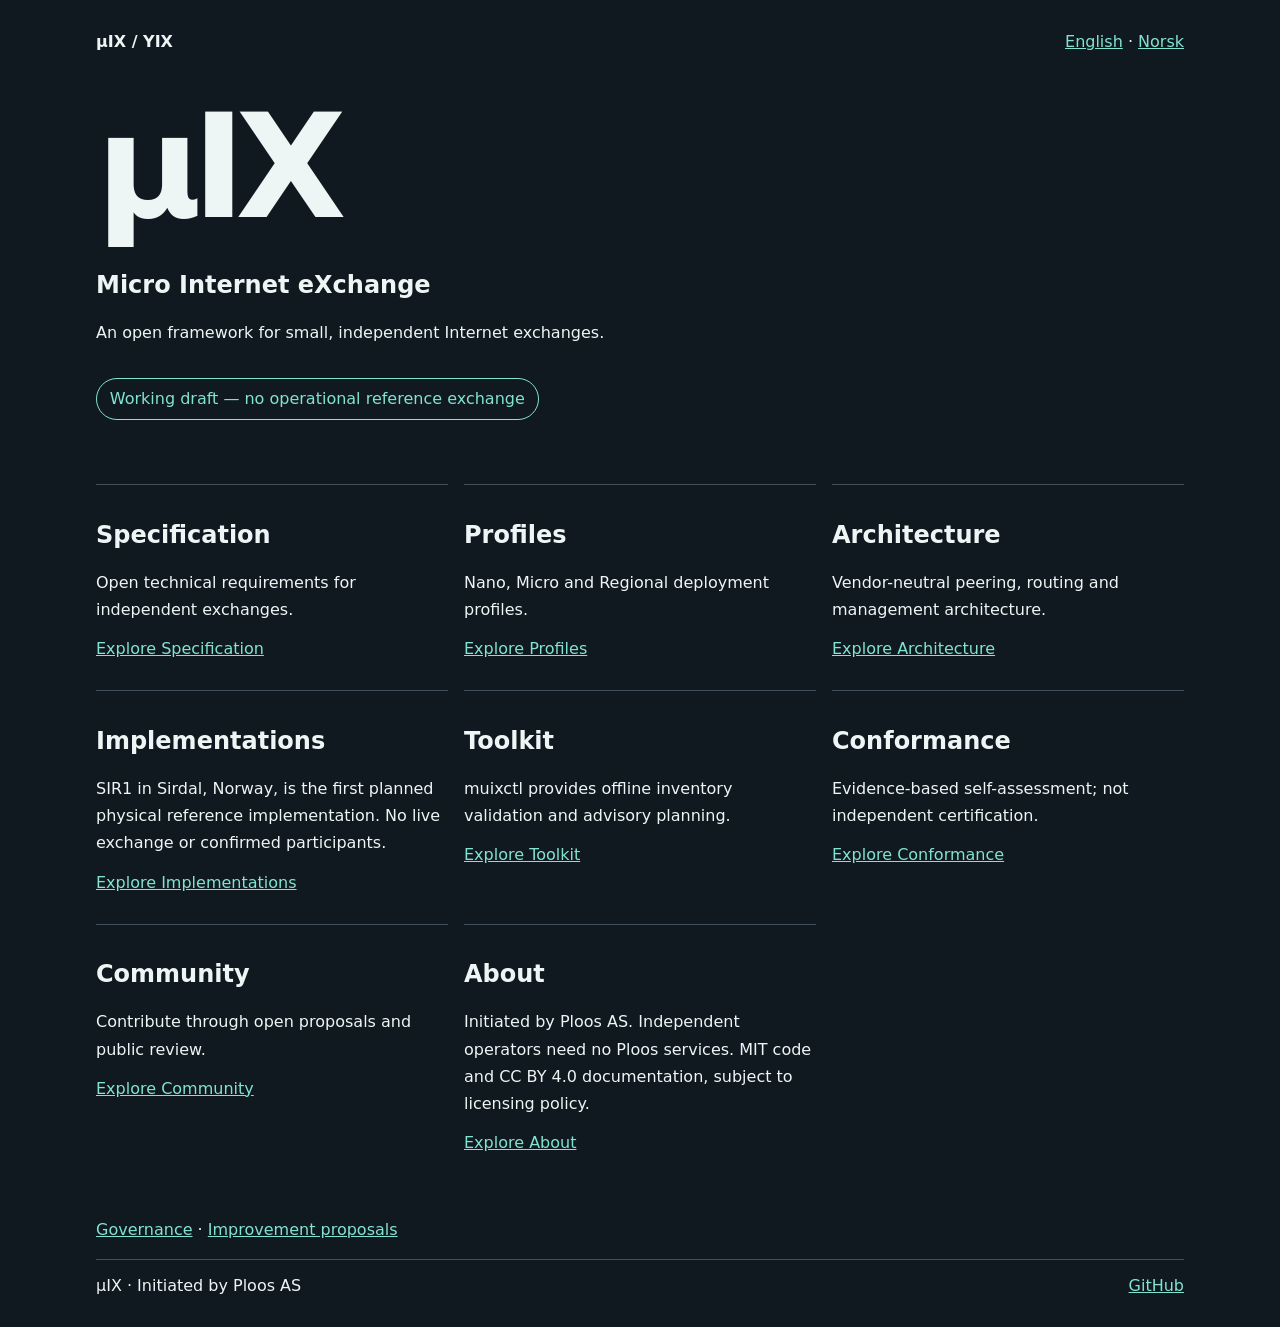
<file: website/index.html>
<!doctype html>
<html lang="en">
<head>
<meta charset="utf-8">
<meta name="viewport" content="width=device-width, initial-scale=1">
<title>µIX — Open framework for Internet exchanges</title>
<meta name="description" content="An open framework for small, independent Internet exchanges.">
<link rel="stylesheet" href="style.css">
</head>
<body>
<header><strong>µIX / YIX</strong><nav aria-label="Language"><a href="./" lang="en" aria-current="page">English</a> · <a href="no/" lang="nb">Norsk</a></nav></header>
<main>
<h1>µIX</h1>
<h2>Micro Internet eXchange</h2>
<p>An open framework for small, independent Internet exchanges.</p>
<p class="badge">Working draft — no operational reference exchange</p>
<div class="grid">
<section id="specification"><h2>Specification</h2><p>Open technical requirements for independent exchanges.</p><a href="https://github.com/Ploos-AS/YIX/blob/main/specification/v0.1.md">Explore Specification</a></section>
<section id="profiles"><h2>Profiles</h2><p>Nano, Micro and Regional deployment profiles.</p><a href="https://github.com/Ploos-AS/YIX/blob/main/profiles/README.md">Explore Profiles</a></section>
<section id="architecture"><h2>Architecture</h2><p>Vendor-neutral peering, routing and management architecture.</p><a href="https://github.com/Ploos-AS/YIX/blob/main/architecture/reference-v0.1.md">Explore Architecture</a></section>
<section id="implementations"><h2>Implementations</h2><p>SIR1 in Sirdal, Norway, is the first planned physical reference implementation. No live exchange or confirmed participants.</p><a href="https://github.com/Ploos-AS/YIX/blob/main/implementations/sir1/README.md">Explore Implementations</a></section>
<section id="toolkit"><h2>Toolkit</h2><p>muixctl provides offline inventory validation and advisory planning.</p><a href="https://github.com/Ploos-AS/YIX/blob/main/toolkit/README.md">Explore Toolkit</a></section>
<section id="conformance"><h2>Conformance</h2><p>Evidence-based self-assessment; not independent certification.</p><a href="https://github.com/Ploos-AS/YIX/blob/main/conformance/README.md">Explore Conformance</a></section>
<section id="community"><h2>Community</h2><p>Contribute through open proposals and public review.</p><a href="https://github.com/Ploos-AS/YIX/blob/main/CONTRIBUTING.md">Explore Community</a></section>
<section id="about"><h2>About</h2><p>Initiated by Ploos AS. Independent operators need no Ploos services. MIT code and CC BY 4.0 documentation, subject to licensing policy.</p><a href="https://github.com/Ploos-AS/YIX/blob/main/LICENSING.md">Explore About</a></section>
</div>
<p><a href="https://github.com/Ploos-AS/YIX/blob/main/GOVERNANCE.md">Governance</a> · <a href="https://github.com/Ploos-AS/YIX/blob/main/mips/README.md">Improvement proposals</a></p>
</main>
<footer><span>µIX · Initiated by Ploos AS</span><a href="https://github.com/Ploos-AS/YIX">GitHub</a></footer>
</body>
</html>
</file>
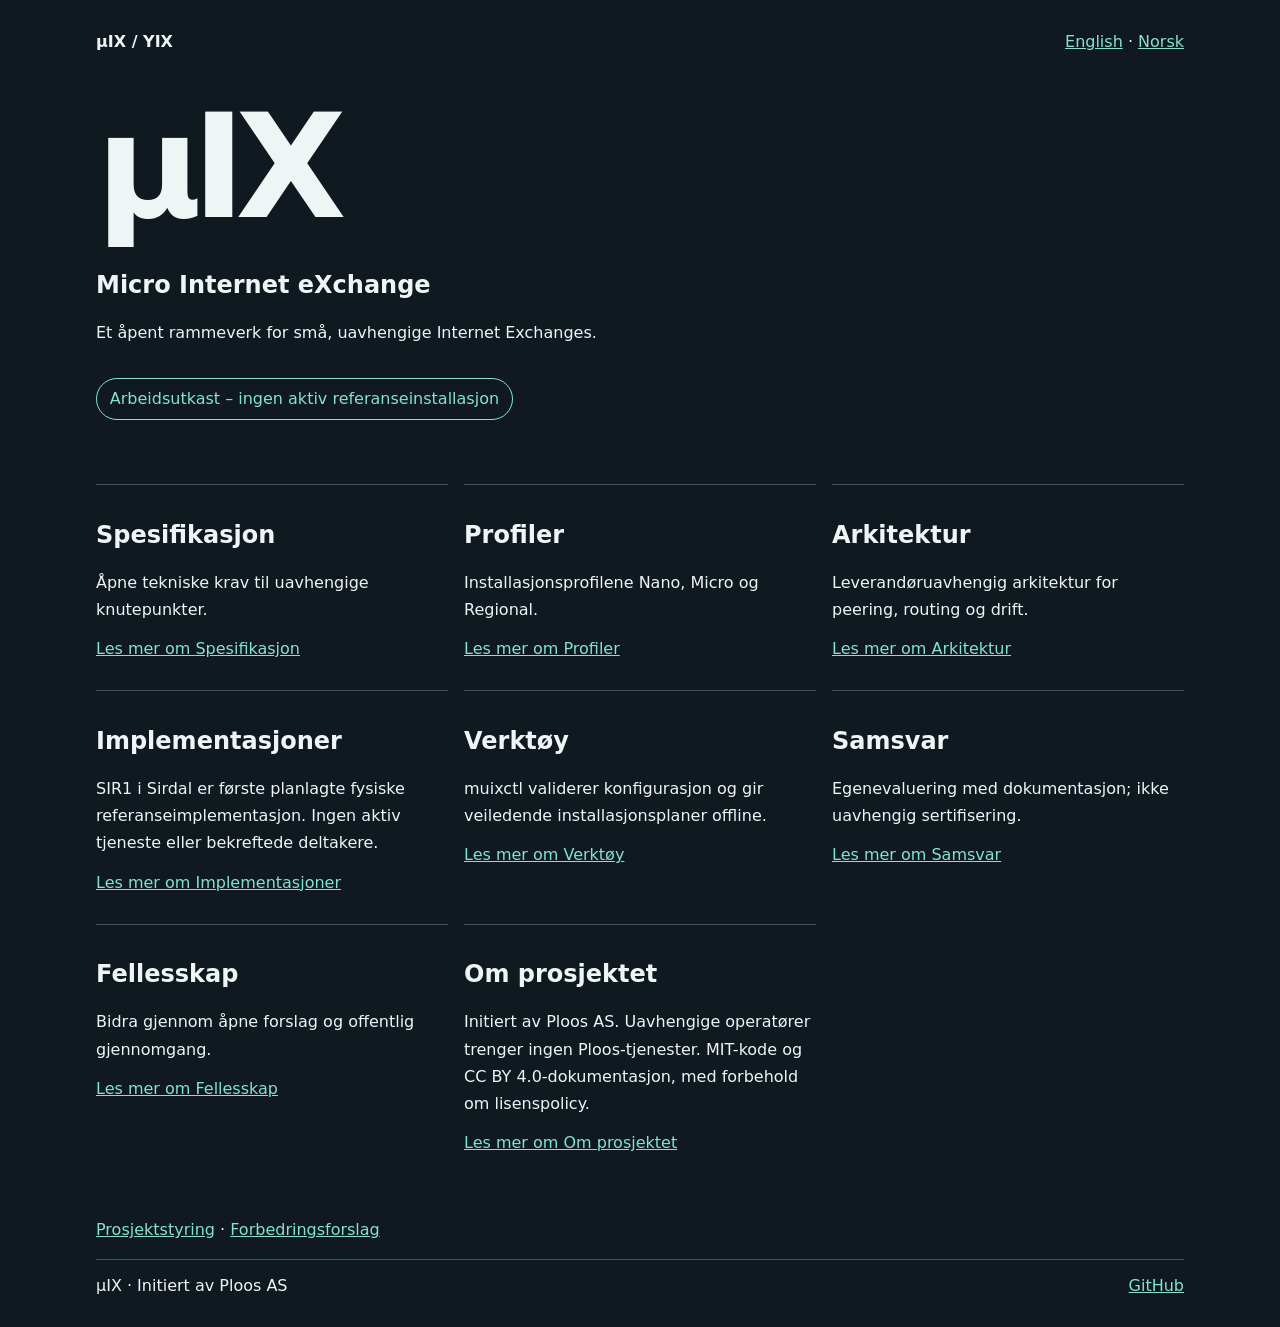
<file: website/no/index.html>
<!doctype html>
<html lang="nb">
<head>
<meta charset="utf-8">
<meta name="viewport" content="width=device-width, initial-scale=1">
<title>µIX — Åpent rammeverk for Internet Exchanges</title>
<meta name="description" content="Et åpent rammeverk for små, uavhengige Internet Exchanges.">
<link rel="stylesheet" href="../style.css">
</head>
<body>
<header><strong>µIX / YIX</strong><nav aria-label="Språk"><a href="../" lang="en">English</a> · <a href="./" lang="nb" aria-current="page">Norsk</a></nav></header>
<main>
<h1>µIX</h1>
<h2>Micro Internet eXchange</h2>
<p>Et åpent rammeverk for små, uavhengige Internet Exchanges.</p>
<p class="badge">Arbeidsutkast – ingen aktiv referanseinstallasjon</p>
<div class="grid">
<section id="specification"><h2>Spesifikasjon</h2><p>Åpne tekniske krav til uavhengige knutepunkter.</p><a href="https://github.com/Ploos-AS/YIX/blob/main/specification/v0.1.md">Les mer om Spesifikasjon</a></section>
<section id="profiles"><h2>Profiler</h2><p>Installasjonsprofilene Nano, Micro og Regional.</p><a href="https://github.com/Ploos-AS/YIX/blob/main/profiles/README.md">Les mer om Profiler</a></section>
<section id="architecture"><h2>Arkitektur</h2><p>Leverandøruavhengig arkitektur for peering, routing og drift.</p><a href="https://github.com/Ploos-AS/YIX/blob/main/architecture/reference-v0.1.md">Les mer om Arkitektur</a></section>
<section id="implementations"><h2>Implementasjoner</h2><p>SIR1 i Sirdal er første planlagte fysiske referanseimplementasjon. Ingen aktiv tjeneste eller bekreftede deltakere.</p><a href="https://github.com/Ploos-AS/YIX/blob/main/implementations/sir1/README.md">Les mer om Implementasjoner</a></section>
<section id="toolkit"><h2>Verktøy</h2><p>muixctl validerer konfigurasjon og gir veiledende installasjonsplaner offline.</p><a href="https://github.com/Ploos-AS/YIX/blob/main/toolkit/README.md">Les mer om Verktøy</a></section>
<section id="conformance"><h2>Samsvar</h2><p>Egenevaluering med dokumentasjon; ikke uavhengig sertifisering.</p><a href="https://github.com/Ploos-AS/YIX/blob/main/conformance/README.md">Les mer om Samsvar</a></section>
<section id="community"><h2>Fellesskap</h2><p>Bidra gjennom åpne forslag og offentlig gjennomgang.</p><a href="https://github.com/Ploos-AS/YIX/blob/main/CONTRIBUTING.md">Les mer om Fellesskap</a></section>
<section id="about"><h2>Om prosjektet</h2><p>Initiert av Ploos AS. Uavhengige operatører trenger ingen Ploos-tjenester. MIT-kode og CC BY 4.0-dokumentasjon, med forbehold om lisenspolicy.</p><a href="https://github.com/Ploos-AS/YIX/blob/main/LICENSING.md">Les mer om Om prosjektet</a></section>
</div>
<p><a href="https://github.com/Ploos-AS/YIX/blob/main/GOVERNANCE.md">Prosjektstyring</a> · <a href="https://github.com/Ploos-AS/YIX/blob/main/mips/README.md">Forbedringsforslag</a></p>
</main>
<footer><span>µIX · Initiert av Ploos AS</span><a href="https://github.com/Ploos-AS/YIX">GitHub</a></footer>
</body>
</html>
</file>
<file: website/style.css>
:root{color-scheme:dark;font-family:system-ui,sans-serif;background:#101820;color:#edf5f5}body{max-width:68rem;margin:auto;padding:2rem}header,footer{display:flex;justify-content:space-between;gap:1rem;flex-wrap:wrap}a{color:#82e3d2}h1{font-size:clamp(4rem,12vw,9rem);margin:2rem 0 0;letter-spacing:-.07em}h2{font-size:1.5rem}p{line-height:1.7;max-width:65ch}.badge{display:inline-block;border:1px solid #82e3d2;padding:.4rem .8rem;border-radius:2rem;color:#82e3d2}.grid{display:grid;grid-template-columns:repeat(auto-fit,minmax(min(100%,18rem),1fr));gap:1rem;margin:3rem 0}section{border-top:1px solid #40515b;padding:1rem 0}footer{border-top:1px solid #40515b;padding-top:1rem}a:focus-visible{outline:3px solid #fff}
</file>
